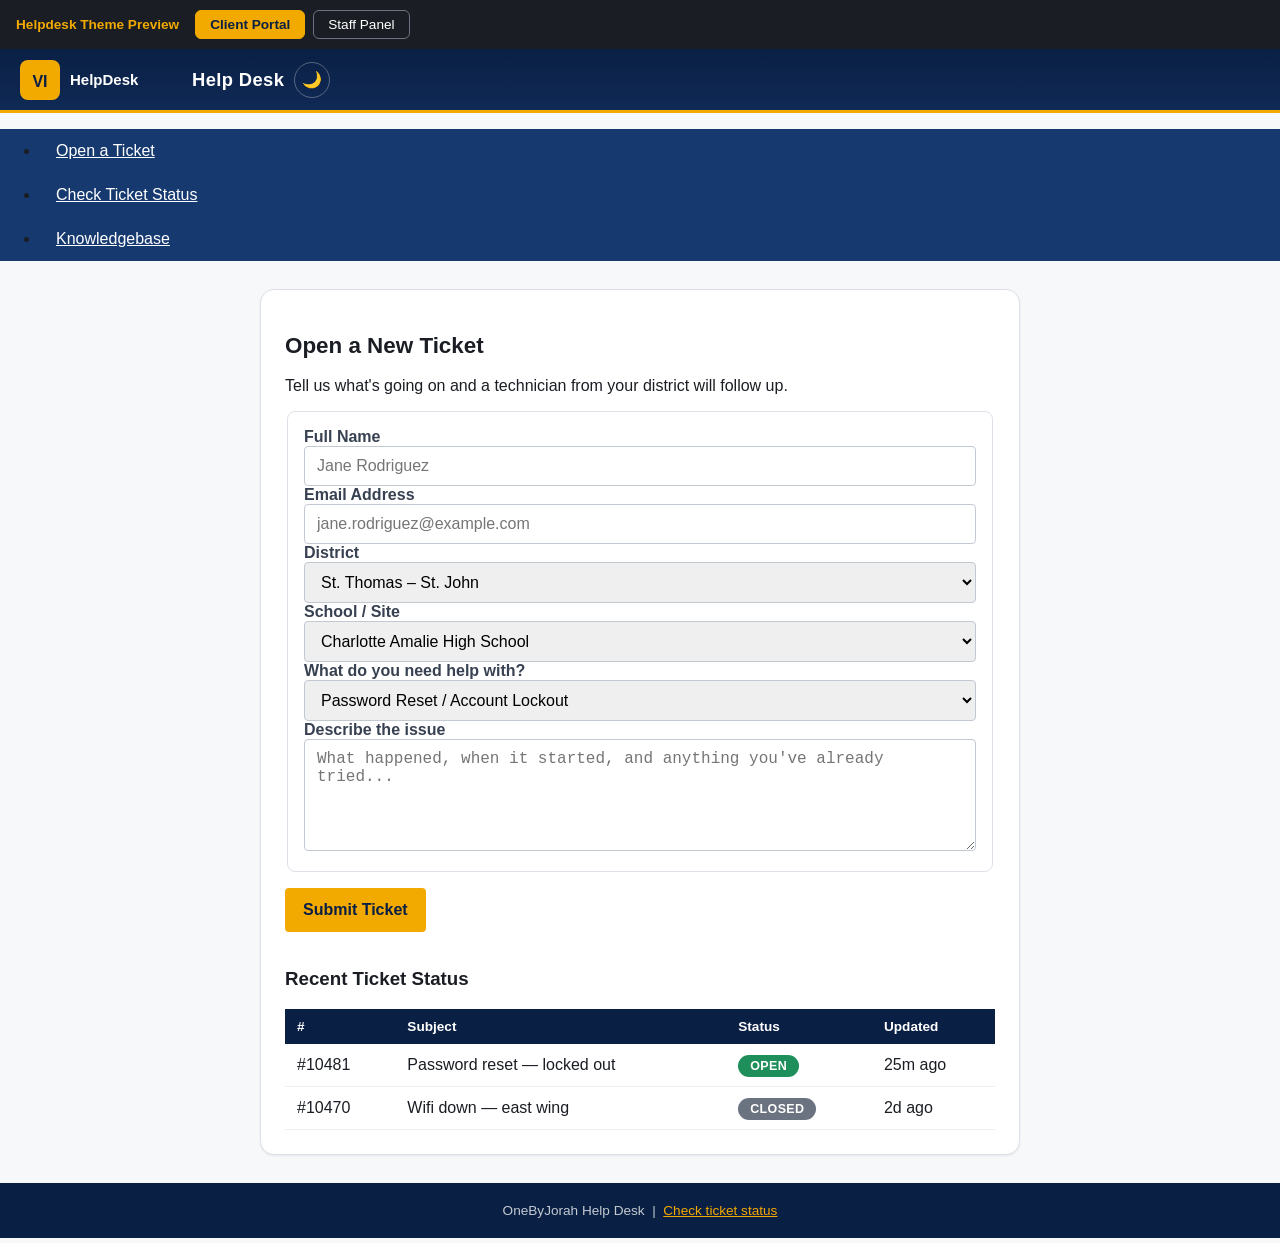
<file: preview/index.html>
<!DOCTYPE html>
<html lang="en">
<head>
<meta charset="UTF-8">
<meta name="viewport" content="width=device-width, initial-scale=1.0">
<title>Helpdesk Theme Preview</title>
<!-- These are the SAME files you deploy to css/helpdesk/ on the server.
     If you edit ../css/helpdesk-tokens.css etc, this preview updates too. -->
<link rel="stylesheet" href="../theme/css/helpdesk-tokens.css">
<link rel="stylesheet" href="../theme/css/helpdesk-client-portal.css">
<style>
  /* preview-only chrome, not part of the deployed theme */
  body { margin:0; }
  .preview-bar {
    background:#1a1d23; color:#fff; display:flex; align-items:center; gap:8px;
    padding:10px 16px; font-size:.85rem; position:sticky; top:0; z-index:999;
    font-family:-apple-system,BlinkMacSystemFont,"Segoe UI",Roboto,sans-serif;
  }
  .preview-bar b { color:#f2a900; margin-right:8px;}
  .preview-bar button {
    background:transparent; border:1px solid #6b7280; color:#fff; border-radius:6px;
    padding:6px 14px; cursor:pointer; font-size:.85rem;
  }
  .preview-bar button.active { background:#f2a900; color:#0a1f44; border-color:#f2a900; font-weight:700; }
  .view { display:none; }
  .view.active { display:block; }
  #staff-frame { width:100%; height:calc(100vh - 46px); border:none; display:none; }
  #staff-frame.active { display:block; }
</style>
</head>
<body>

<div class="preview-bar">
  <b>Helpdesk Theme Preview</b>
  <button id="btn-client" class="active" onclick="showView('client')">Client Portal</button>
  <button id="btn-staff" onclick="showView('staff')">Staff Panel</button>
</div>

<!-- ================= CLIENT PORTAL (uses real helpdesk-client-portal.css classes) ================= -->
<div id="client" class="view active">
  <div id="header" class="header">
    <img class="logo" src="../theme/assets/helpdesk-logo-placeholder.svg" alt="Helpdesk logo">
    <h1>Help Desk</h1>
  </div>
  <ul id="nav" class="nav">
    <li class="active"><a href="#">Open a Ticket</a></li>
    <li><a href="#">Check Ticket Status</a></li>
    <li><a href="#">Knowledgebase</a></li>
  </ul>

  <div class="container" style="max-width:760px;margin:28px auto;">
    <h2>Open a New Ticket</h2>
    <p>Tell us what's going on and a technician from your district will follow up.</p>

    <form onsubmit="return false;">
      <fieldset>
        <label>Full Name</label>
        <input type="text" placeholder="Jane Rodriguez">

        <label>Email Address</label>
        <input type="email" placeholder="jane.rodriguez@example.com">

        <label>District</label>
        <select>
          <option>St. Thomas – St. John</option>
          <option>St. Croix</option>
        </select>

        <label>School / Site</label>
        <select>
          <option>Charlotte Amalie High School</option>
          <option>Ivanna Eudora Kean High School</option>
          <option>St. Croix Educational Complex</option>
          <option>Other / Central Office</option>
        </select>

        <label>What do you need help with?</label>
        <select>
          <option>Password Reset / Account Lockout</option>
          <option>Computer / Device Not Working</option>
          <option>Network / Internet Down</option>
          <option>Phone Issue</option>
          <option>PowerSchool / Software Access</option>
          <option>Classroom Technology</option>
          <option>Other / General IT</option>
        </select>

        <label>Describe the issue</label>
        <textarea rows="5" placeholder="What happened, when it started, and anything you've already tried..."></textarea>
      </fieldset>

      <button class="btn orange" type="submit">Submit Ticket</button>
    </form>

    <h3 style="margin-top:36px;">Recent Ticket Status</h3>
    <table class="list">
      <thead><tr><th>#</th><th>Subject</th><th>Status</th><th>Updated</th></tr></thead>
      <tbody>
        <tr><td data-label="#">#10481</td><td data-label="Subject">Password reset — locked out</td><td data-label="Status"><span class="status open">Open</span></td><td data-label="Updated">25m ago</td></tr>
        <tr><td data-label="#">#10470</td><td data-label="Subject">Wifi down — east wing</td><td data-label="Status"><span class="status closed">Closed</span></td><td data-label="Updated">2d ago</td></tr>
      </tbody>
    </table>
  </div>

  <div id="footer" class="footer">
    OneByJorah Help Desk &nbsp;|&nbsp; <a href="#">Check ticket status</a>
  </div>
</div>

<!-- ================= STAFF PANEL (separate stylesheet, isolated in an iframe so
     helpdesk-staff-panel.css / helpdesk-client-portal.css never collide with each other,
     exactly like they never load on the same page in real osTicket) ================= -->
<iframe id="staff-frame" src="staff-preview.html"></iframe>

<script src="../theme/js/helpdesk-client-portal.js"></script>
<script>
function showView(v){
  document.getElementById('client').classList.toggle('active', v==='client');
  document.getElementById('staff-frame').classList.toggle('active', v==='staff');
  document.getElementById('btn-client').classList.toggle('active', v==='client');
  document.getElementById('btn-staff').classList.toggle('active', v==='staff');
}
</script>
</body>
</html>
</file>
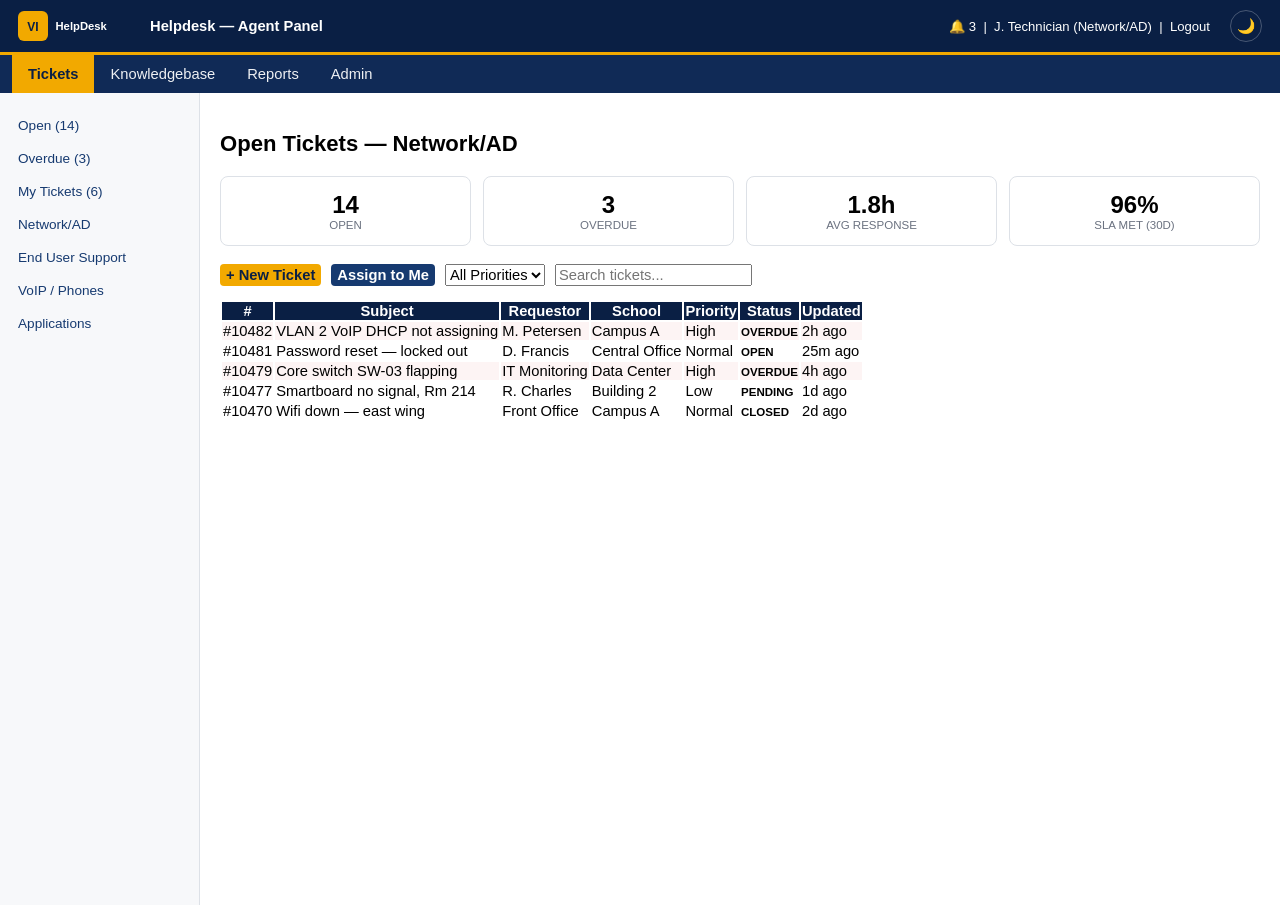
<file: preview/staff-preview.html>
<!DOCTYPE html>
<html lang="en">
<head>
<meta charset="UTF-8">
<meta name="viewport" content="width=device-width, initial-scale=1.0">
<title>Helpdesk — Staff Panel Preview</title>
<link rel="stylesheet" href="../theme/css/helpdesk-tokens.css">
<link rel="stylesheet" href="../theme/css/helpdesk-staff-panel.css">
<style>
  body { margin:0; font-family:-apple-system,BlinkMacSystemFont,"Segoe UI",Roboto,sans-serif; }
  #staff-header { display:flex; align-items:center; padding:0 18px; height:52px; gap:12px; }
  #staff-header img.logo { max-height:30px; }
  #staff-header .who { margin-left:auto; font-size:.82rem; }
  ul.tabs { display:flex; padding:0 12px; list-style:none; margin:0; }
  ul.tabs li a { padding:11px 16px; display:inline-block; text-decoration:none; }
  .layout { display:grid; grid-template-columns:200px 1fr; min-height:calc(100vh - 88px); }
  .sidebar { padding:16px 0; }
  .sidebar a { display:block; padding:9px 18px; text-decoration:none; font-size:.85rem; }
  .content { padding:20px; }
  .stats { display:grid; grid-template-columns:repeat(4,1fr); gap:12px; margin-bottom:18px; }
  .stat { background:#fff; border:1px solid #dde1e7; border-radius:8px; padding:14px; text-align:center; }
  .stat .n { font-size:1.5rem; font-weight:800; }
  .stat .l { font-size:.72rem; text-transform:uppercase; color:#6b7280; }
  .toolbar { display:flex; gap:10px; margin-bottom:14px; flex-wrap:wrap; }
  @media (max-width:800px){ .stats{grid-template-columns:repeat(2,1fr);} }
</style>
</head>
<body>

<div id="staff-header">
  <img class="logo" src="../theme/assets/helpdesk-logo-placeholder.svg" alt="Helpdesk logo">
  <strong>Helpdesk — Agent Panel</strong>
  <div class="who">🔔 3 &nbsp;|&nbsp; J. Technician (Network/AD) &nbsp;|&nbsp; Logout</div>
</div>

<ul id="nav" class="tabs">
  <li class="active"><a href="#">Tickets</a></li>
  <li><a href="#">Knowledgebase</a></li>
  <li><a href="#">Reports</a></li>
  <li><a href="#">Admin</a></li>
</ul>

<div class="layout">
  <div id="sidebar" class="sidebar">
    <a href="#" class="active">Open (14)</a>
    <a href="#">Overdue (3)</a>
    <a href="#">My Tickets (6)</a>
    <a href="#">Network/AD</a>
    <a href="#">End User Support</a>
    <a href="#">VoIP / Phones</a>
    <a href="#">Applications</a>
  </div>

  <div class="content">
    <h2>Open Tickets — Network/AD</h2>

    <div class="stats">
      <div class="stat"><div class="n">14</div><div class="l">Open</div></div>
      <div class="stat"><div class="n">3</div><div class="l">Overdue</div></div>
      <div class="stat"><div class="n">1.8h</div><div class="l">Avg Response</div></div>
      <div class="stat"><div class="n">96%</div><div class="l">SLA Met (30d)</div></div>
    </div>

    <div class="toolbar">
      <button class="btn orange">+ New Ticket</button>
      <button class="btn">Assign to Me</button>
      <select><option>All Priorities</option><option>High</option><option>Normal</option><option>Low</option></select>
      <input type="text" placeholder="Search tickets...">
    </div>

    <table class="list">
      <thead>
        <tr><th>#</th><th>Subject</th><th>Requestor</th><th>School</th><th>Priority</th><th>Status</th><th>Updated</th></tr>
      </thead>
      <tbody>
        <tr class="overdue">
          <td>#10482</td><td>VLAN 2 VoIP DHCP not assigning</td><td>M. Petersen</td><td>Campus A</td>
          <td>High</td><td><span class="Ticket-status label">Overdue</span></td><td>2h ago</td>
        </tr>
        <tr>
          <td>#10481</td><td>Password reset — locked out</td><td>D. Francis</td><td>Central Office</td>
          <td>Normal</td><td><span class="Ticket-status label">Open</span></td><td>25m ago</td>
        </tr>
        <tr class="overdue">
          <td>#10479</td><td>Core switch SW-03 flapping</td><td>IT Monitoring</td><td>Data Center</td>
          <td>High</td><td><span class="Ticket-status label">Overdue</span></td><td>4h ago</td>
        </tr>
        <tr>
          <td>#10477</td><td>Smartboard no signal, Rm 214</td><td>R. Charles</td><td>Building 2</td>
          <td>Low</td><td><span class="Ticket-status label">Pending</span></td><td>1d ago</td>
        </tr>
        <tr>
          <td>#10470</td><td>Wifi down — east wing</td><td>Front Office</td><td>Campus A</td>
          <td>Normal</td><td><span class="Ticket-status label">Closed</span></td><td>2d ago</td>
        </tr>
      </tbody>
    </table>
  </div>
</div>
<script src="../theme/js/helpdesk-staff-panel.js"></script>
</body>
</html>
</file>
<file: theme/css/helpdesk-tokens.css>
/* ============================================================
   Help Desk Theme — Design Tokens
   Shared CSS variables for the client portal + staff panel themes.
   Edit THIS file to update brand colors everywhere at once.
   ============================================================ */

:root {
  /* --- Help Desk Brand Palette (update to exact PMS/hex when you have
         the official brand sheet — these are placeholder-but-real
         navy/gold government-style values) --- */
  --helpdesk-navy-900:   #0a1f44;   /* primary header / nav */
  --helpdesk-navy-800:   #102a56;
  --helpdesk-navy-700:   #163a70;
  --helpdesk-navy-600:   #1e4c8f;
  --helpdesk-gold-500:   #f2a900;   /* primary accent */
  --helpdesk-gold-600:   #d69400;
  --helpdesk-gold-100:   #fdf1d6;
  --helpdesk-white:      #ffffff;
  --helpdesk-gray-50:    #f7f8fa;
  --helpdesk-gray-100:   #eef0f3;
  --helpdesk-gray-200:   #dde1e7;
  --helpdesk-gray-300:   #c3c9d1;
  --helpdesk-gray-500:   #6b7280;
  --helpdesk-gray-700:   #374151;
  --helpdesk-gray-900:   #1a1d23;

  /* --- Status colors (kept close to osTicket defaults so agents'
         muscle memory for open/overdue/closed still works) --- */
  --helpdesk-status-open:     #1e8e5a;
  --helpdesk-status-overdue:  #d64545;
  --helpdesk-status-pending:  #d69400;
  --helpdesk-status-closed:   #6b7280;

  /* --- Typography --- */
  --helpdesk-font-base: -apple-system, BlinkMacSystemFont, "Segoe UI", Roboto,
                     Helvetica, Arial, sans-serif;
  --helpdesk-font-mono: "JetBrains Mono", "SFMono-Regular", Consolas, monospace;

  /* --- Layout --- */
  --helpdesk-radius-sm: 4px;
  --helpdesk-radius-md: 8px;
  --helpdesk-radius-lg: 14px;
  --helpdesk-shadow-sm: 0 1px 2px rgba(10, 31, 68, 0.08);
  --helpdesk-shadow-md: 0 4px 14px rgba(10, 31, 68, 0.12);
  --helpdesk-shadow-lg: 0 10px 30px rgba(10, 31, 68, 0.18);
  --helpdesk-header-height: 64px;
  --helpdesk-header-height-mobile: 56px;

  /* --- Focus ring (accessibility) --- */
  --helpdesk-focus-ring: 0 0 0 3px rgba(242, 169, 0, 0.5);

  /* --- Spacing scale --- */
  --helpdesk-space-1: 4px;
  --helpdesk-space-2: 8px;
  --helpdesk-space-3: 12px;
  --helpdesk-space-4: 16px;
  --helpdesk-space-5: 24px;
  --helpdesk-space-6: 32px;

  /* --- Motion --- */
  --helpdesk-transition-fast: 120ms ease;
  --helpdesk-transition-base: 200ms ease;

  /* --- Touch target minimum (WCAG 2.5.5 / iOS HIG) --- */
  --helpdesk-touch-target: 44px;

  /* --- z-index scale --- */
  --helpdesk-z-nav: 900;
  --helpdesk-z-overlay: 950;
  --helpdesk-z-modal: 1000;
  --helpdesk-z-toast: 1100;
}

/* --- Dark mode overrides (staff panel opts in via [data-theme="dark"],
       client portal respects OS preference automatically) --- */
@media (prefers-color-scheme: dark) {
  :root {
    --helpdesk-gray-50:  #14181f;
    --helpdesk-gray-100: #1b202a;
    --helpdesk-gray-200: #293142;
    --helpdesk-gray-300: #3a4557;
    --helpdesk-white:    #1b202a;
    --helpdesk-gray-900: #eef0f3;
    --helpdesk-gray-700: #c3c9d1;
  }
}

[data-theme="dark"] {
  --helpdesk-gray-50:  #14181f;
  --helpdesk-gray-100: #1b202a;
  --helpdesk-gray-200: #293142;
  --helpdesk-gray-300: #3a4557;
  --helpdesk-white:    #1b202a;
  --helpdesk-gray-900: #eef0f3;
  --helpdesk-gray-700: #c3c9d1;
}

/* --- Respect reduced-motion preference --- */
@media (prefers-reduced-motion: reduce) {
  *, *::before, *::after {
    animation-duration: 0.01ms !important;
    animation-iteration-count: 1 !important;
    transition-duration: 0.01ms !important;
    scroll-behavior: auto !important;
  }
}
</file>
<file: theme/css/helpdesk-client-portal.css>
/* ============================================================
   Help Desk Theme — Client Portal Theme
   Target: osTicket 1.18.x client-facing portal (/support or similar)
   Load AFTER osTicket's own css/style.css and helpdesk-tokens.css.
   ============================================================ */

@import url("helpdesk-tokens.css");

* { box-sizing: border-box; }

html { scroll-behavior: smooth; }

body {
  font-family: var(--helpdesk-font-base) !important;
  background: var(--helpdesk-gray-50) !important;
  color: var(--helpdesk-gray-900);
  transition: background var(--helpdesk-transition-base), color var(--helpdesk-transition-base);
  -webkit-text-size-adjust: 100%;
}

/* Fluid type scale — scales smoothly between mobile and desktop
   instead of jumping at breakpoints */
h1, .site-title { font-size: clamp(1.1rem, 1rem + 1vw, 1.6rem); }
h2 { font-size: clamp(1.05rem, 0.95rem + 0.8vw, 1.4rem); }
body, input, textarea, select, button { font-size: clamp(0.92rem, 0.88rem + 0.2vw, 1rem); }

/* --- Skip-to-content link (accessibility, keyboard/screen-reader users) --- */
.helpdesk-skip-link {
  position: absolute;
  left: -9999px;
  top: 0;
  background: var(--helpdesk-gold-500);
  color: var(--helpdesk-navy-900);
  padding: 12px 20px;
  font-weight: 700;
  z-index: var(--helpdesk-z-toast);
  border-radius: 0 0 var(--helpdesk-radius-sm) 0;
}
.helpdesk-skip-link:focus {
  left: 0;
}

/* --- Safe-area support for notched phones (iPhone, etc.) --- */
#header, .header, #footer, .footer {
  padding-left: max(20px, env(safe-area-inset-left));
  padding-right: max(20px, env(safe-area-inset-right));
}
body {
  padding-bottom: env(safe-area-inset-bottom);
}

/* --- Dark mode toggle button (optional, wired up by helpdesk-client-portal.js) --- */
.helpdesk-theme-toggle {
  background: none;
  border: 1px solid rgba(255,255,255,0.3);
  color: var(--helpdesk-white);
  border-radius: 999px;
  width: 36px;
  height: 36px;
  display: inline-flex;
  align-items: center;
  justify-content: center;
  cursor: pointer;
  margin-left: 10px;
  font-size: 1rem;
  transition: background var(--helpdesk-transition-fast);
}
.helpdesk-theme-toggle:hover { background: rgba(255,255,255,0.12); }

/* --- Form validation states --- */
input:invalid:not(:placeholder-shown), textarea:invalid:not(:placeholder-shown) {
  border-color: var(--helpdesk-status-overdue) !important;
}
input:valid:not(:placeholder-shown):not([type="submit"]) {
  border-color: var(--helpdesk-status-open) !important;
}
.helpdesk-field-error {
  color: var(--helpdesk-status-overdue);
  font-size: .8rem;
  margin-top: 4px;
  display: block;
}
.helpdesk-field-hint {
  color: var(--helpdesk-gray-500);
  font-size: .78rem;
  margin-top: 4px;
  display: block;
}

/* --- Loading state (for AJAX ticket submission / status lookups) --- */
.helpdesk-loading {
  display: inline-flex;
  align-items: center;
  gap: 8px;
}
.helpdesk-spinner {
  width: 16px; height: 16px;
  border: 2px solid rgba(242,169,0,0.3);
  border-top-color: var(--helpdesk-gold-500);
  border-radius: 50%;
  animation: helpdesk-spin 0.7s linear infinite;
}
@keyframes helpdesk-spin { to { transform: rotate(360deg); } }

/* --- Toast / inline confirmation banner --- */
.helpdesk-toast {
  position: fixed;
  bottom: max(20px, env(safe-area-inset-bottom));
  left: 50%;
  transform: translateX(-50%);
  background: var(--helpdesk-navy-900);
  color: #fff;
  padding: 12px 20px;
  border-radius: var(--helpdesk-radius-md);
  box-shadow: var(--helpdesk-shadow-lg);
  z-index: var(--helpdesk-z-toast);
  font-size: .88rem;
  border-left: 4px solid var(--helpdesk-status-open);
}

a { color: var(--helpdesk-navy-700); }
a:hover { color: var(--helpdesk-gold-600); }

/* ---------- Header / masthead ---------- */
#header,
.header,
div#pageHeader {
  background: linear-gradient(180deg, var(--helpdesk-navy-900), var(--helpdesk-navy-800)) !important;
  border-bottom: 3px solid var(--helpdesk-gold-500);
  min-height: var(--helpdesk-header-height);
  display: flex;
  align-items: center;
  padding: 0 20px;
}

#header h1, #header .site-title, .logo-title {
  color: var(--helpdesk-white) !important;
  font-weight: 700;
  font-size: 1.15rem;
  letter-spacing: .02em;
}

#header img.logo,
img#logo {
  max-height: 40px;
  width: auto;
  margin-right: 12px;
}

/* ---------- Primary nav ---------- */
#nav, ul.nav, .navbar {
  background: var(--helpdesk-navy-700) !important;
}

#nav ul li a, .navbar a, #nav a {
  color: var(--helpdesk-white) !important;
  font-weight: 500;
  padding: 12px 16px !important;
  min-height: var(--helpdesk-touch-target);
  display: inline-flex !important;
  align-items: center;
  transition: background .15s ease;
}

#nav ul li a:hover, .navbar a:hover {
  background: var(--helpdesk-navy-600) !important;
  color: var(--helpdesk-gold-100) !important;
}

#nav ul li.active a, .navbar .active a {
  background: var(--helpdesk-gold-500) !important;
  color: var(--helpdesk-navy-900) !important;
  font-weight: 700;
}

/* Mobile hamburger nav (injected by helpdesk-client-portal.js) */
.helpdesk-nav-toggle {
  display: none;
  background: none;
  border: none;
  color: var(--helpdesk-white);
  font-size: 1.6rem;
  cursor: pointer;
  padding: 8px 12px;
}

/* ---------- Buttons ---------- */
.btn, input[type="submit"], button.btn, a.btn {
  background: var(--helpdesk-navy-700) !important;
  color: var(--helpdesk-white) !important;
  border: none !important;
  border-radius: var(--helpdesk-radius-sm) !important;
  padding: 10px 18px !important;
  min-height: var(--helpdesk-touch-target);
  font-weight: 600 !important;
  cursor: pointer;
  transition: background .15s ease, transform .05s ease;
}
.btn:hover, input[type="submit"]:hover { background: var(--helpdesk-navy-600) !important; }
.btn:active { transform: translateY(1px); }

.btn.orange, .btn.primary, button[type="submit"].orange, .btn-primary {
  background: var(--helpdesk-gold-500) !important;
  color: var(--helpdesk-navy-900) !important;
}
.btn.orange:hover, .btn.primary:hover, .btn-primary:hover {
  background: var(--helpdesk-gold-600) !important;
}

/* ---------- Cards / panels ---------- */
.panel, .container, #content .well, .box, .ticket-panel {
  background: var(--helpdesk-white);
  border: 1px solid var(--helpdesk-gray-200);
  border-radius: var(--helpdesk-radius-lg);
  box-shadow: var(--helpdesk-shadow-sm);
  padding: 24px;
}

/* ---------- Forms ---------- */
input[type="text"], input[type="email"], input[type="password"],
input[type="tel"], textarea, select {
  border: 1px solid var(--helpdesk-gray-300) !important;
  border-radius: var(--helpdesk-radius-sm) !important;
  padding: 10px 12px !important;
  font-size: 1rem !important;
  width: 100%;
  transition: border-color .15s ease, box-shadow .15s ease;
}

input:focus, textarea:focus, select:focus, .btn:focus, a:focus {
  outline: none !important;
  border-color: var(--helpdesk-gold-500) !important;
  box-shadow: var(--helpdesk-focus-ring) !important;
}

label { font-weight: 600; color: var(--helpdesk-gray-700); }

fieldset {
  border: 1px solid var(--helpdesk-gray-200);
  border-radius: var(--helpdesk-radius-md);
  padding: 16px;
  margin-bottom: 16px;
}

/* ---------- Ticket status badges ---------- */
.status, .label, .badge {
  border-radius: 999px !important;
  padding: 4px 12px !important;
  font-size: .78rem !important;
  font-weight: 700 !important;
  text-transform: uppercase;
  letter-spacing: .03em;
}
.status.open, .label-success   { background: var(--helpdesk-status-open) !important;    color: #fff !important; }
.status.overdue, .label-danger { background: var(--helpdesk-status-overdue) !important; color: #fff !important; }
.status.pending, .label-warning{ background: var(--helpdesk-status-pending) !important; color: #fff !important; }
.status.closed, .label-default { background: var(--helpdesk-status-closed) !important;  color: #fff !important; }

/* ---------- Tables (ticket status / thread lists) ---------- */
table.list, table.grid { width: 100%; border-collapse: collapse; }
table.list th, table.grid th {
  background: var(--helpdesk-navy-900);
  color: var(--helpdesk-white);
  text-align: left;
  padding: 10px 12px;
  font-size: .85rem;
}
table.list td, table.grid td {
  padding: 12px;
  border-bottom: 1px solid var(--helpdesk-gray-100);
}
table.list tr:hover td { background: var(--helpdesk-gray-50); }

/* ---------- Footer ---------- */
#footer, .footer {
  background: var(--helpdesk-navy-900) !important;
  color: var(--helpdesk-gray-300) !important;
  text-align: center;
  padding: 20px;
  font-size: .85rem;
}
#footer a, .footer a { color: var(--helpdesk-gold-500) !important; }

/* ---------- FAQ / Knowledge base ---------- */
.faq-category, .kb-category {
  border-left: 4px solid var(--helpdesk-gold-500);
  padding-left: 16px;
  margin-bottom: 20px;
}

/* ============================================================
   MOBILE RESPONSIVE
   ============================================================ */
@media (max-width: 900px) {
  #header, .header { height: var(--helpdesk-header-height-mobile); min-height: var(--helpdesk-header-height-mobile); }

  .helpdesk-nav-toggle { display: inline-block; margin-left: auto; }

  #nav, ul.nav, .navbar {
    display: none;
    flex-direction: column;
    position: absolute;
    top: var(--helpdesk-header-height-mobile);
    left: 0;
    right: 0;
    z-index: 999;
    box-shadow: var(--helpdesk-shadow-lg);
  }
  #nav.helpdesk-nav-open, ul.nav.helpdesk-nav-open, .navbar.helpdesk-nav-open {
    display: flex;
  }
  #nav ul, .navbar ul { flex-direction: column; width: 100%; }
  #nav ul li, .navbar li { width: 100%; }
  #nav ul li a, .navbar a { display: block; width: 100%; padding: 14px 20px !important; }

  .panel, .container, .box { padding: 16px; border-radius: var(--helpdesk-radius-md); margin: 0 8px 16px; }

  /* Turn wide ticket tables into stacked cards on small screens */
  table.list, table.grid { border: 0; }
  table.list thead, table.grid thead { display: none; }
  table.list tr, table.grid tr {
    display: block;
    margin-bottom: 12px;
    border: 1px solid var(--helpdesk-gray-200);
    border-radius: var(--helpdesk-radius-md);
    overflow: hidden;
  }
  table.list td, table.grid td {
    display: flex;
    justify-content: space-between;
    align-items: center;
    text-align: right;
    padding: 10px 14px;
    border-bottom: 1px solid var(--helpdesk-gray-100);
  }
  table.list td::before, table.grid td::before {
    content: attr(data-label);
    font-weight: 700;
    color: var(--helpdesk-gray-700);
    text-align: left;
    margin-right: 12px;
  }

  .btn, input[type="submit"] { width: 100%; }

  input, textarea, select {
    min-height: var(--helpdesk-touch-target);
  }
}

@media (max-width: 480px) {
  #header h1, .site-title { font-size: 1rem; }
  .panel, .container, .box { padding: 14px; }
}

/* --- Landscape phones: reclaim vertical space --- */
@media (max-width: 900px) and (orientation: landscape) {
  #header, .header { min-height: 48px; }
}

/* ---------- Print (ticket printouts) ---------- */
@media print {
  #header, #nav, #footer, .helpdesk-nav-toggle { display: none !important; }
  .panel, .container { box-shadow: none; border: none; }
}
</file>
<file: theme/css/helpdesk-staff-panel.css>
/* ============================================================
   Help Desk Theme — Staff/Agent Panel Theme
   Target: osTicket 1.18.x staff control panel (/scp)

   IMPORTANT: osTicket's SCP layout is JS-dependent (drag-resize
   panels, AJAX ticket threads, keyboard shortcuts). This file is
   intentionally a *visual* restyle only — colors, spacing, type,
   and safe mobile breakpoints — and does not touch layout classes
   that osTicket's JS measures/manipulates (e.g. #content, .flex-box
   width/height calculations). Load AFTER scp/css/scp.css.
   ============================================================ */

@import url("helpdesk-tokens.css");

body {
  font-family: var(--helpdesk-font-base) !important;
  transition: background var(--helpdesk-transition-base), color var(--helpdesk-transition-base);
}

/* Fluid type — same approach as client portal */
body, input, textarea, select, button { font-size: clamp(0.85rem, 0.82rem + 0.15vw, 0.92rem); }

#staff-header, #header, .staff-header {
  padding-left: max(16px, env(safe-area-inset-left));
  padding-right: max(16px, env(safe-area-inset-right));
}

/* --- Dark mode toggle (agents doing overnight NOC shifts will want this) --- */
.helpdesk-theme-toggle {
  background: none;
  border: 1px solid rgba(255,255,255,0.25);
  color: #fff;
  border-radius: 999px;
  width: 32px; height: 32px;
  display: inline-flex; align-items: center; justify-content: center;
  cursor: pointer;
  margin-left: 8px;
}
.helpdesk-theme-toggle:hover { background: rgba(255,255,255,0.1); }

/* --- Mobile sidebar hamburger toggle --- */
.helpdesk-sidebar-toggle {
  display: none;
  background: none;
  border: none;
  color: #fff;
  font-size: 1.4rem;
  cursor: pointer;
  padding: 8px 10px;
  min-width: var(--helpdesk-touch-target);
  min-height: var(--helpdesk-touch-target);
}

/* ---------- Top bar ---------- */
#staff-header, #header, .staff-header {
  background: var(--helpdesk-navy-900) !important;
  border-bottom: 3px solid var(--helpdesk-gold-500);
  color: var(--helpdesk-white) !important;
}
#staff-header a, .staff-header a { color: var(--helpdesk-white) !important; }
#staff-header .logo, img.logo { max-height: 36px; }

/* ---------- Top-level nav tabs (Tickets / Knowledgebase / etc) ---------- */
#nav.tabs, ul.tabs {
  background: var(--helpdesk-navy-800) !important;
}
#nav.tabs li a, ul.tabs li a {
  color: var(--helpdesk-gray-100) !important;
  font-weight: 500;
}
#nav.tabs li.active a, ul.tabs li.active a,
#nav.tabs li a:hover, ul.tabs li a:hover {
  background: var(--helpdesk-gold-500) !important;
  color: var(--helpdesk-navy-900) !important;
  font-weight: 700 !important;
}

/* ---------- Sub-nav / sidebar ---------- */
#sidebar, .sidebar, ul.sub-nav {
  background: var(--helpdesk-gray-50) !important;
  border-right: 1px solid var(--helpdesk-gray-200);
}
.sidebar a, ul.sub-nav a { color: var(--helpdesk-navy-700) !important; }
.sidebar a:hover, ul.sub-nav a:hover { color: var(--helpdesk-gold-600) !important; }
.sidebar li.active a, ul.sub-nav li.active a {
  border-left: 3px solid var(--helpdesk-gold-500);
  background: var(--helpdesk-gold-100) !important;
  font-weight: 700;
}

/* ---------- Buttons ---------- */
.btn, input[type="submit"], button.btn {
  background: var(--helpdesk-navy-700) !important;
  color: #fff !important;
  border: none !important;
  border-radius: var(--helpdesk-radius-sm) !important;
  font-weight: 600 !important;
}
.btn:hover, input[type="submit"]:hover { background: var(--helpdesk-navy-600) !important; }
.btn.green, .btn.blue, .btn.orange { background: var(--helpdesk-gold-500) !important; color: var(--helpdesk-navy-900) !important; }
.btn.red { background: var(--helpdesk-status-overdue) !important; color: #fff !important; }

/* ---------- Ticket queue table ---------- */
table.list th {
  background: var(--helpdesk-navy-900) !important;
  color: #fff !important;
  font-weight: 600;
}
table.list tr:hover td { background: var(--helpdesk-gray-50) !important; }
tr.overdue td, .Row.overdue td   { background: rgba(214, 69, 69, 0.06) !important; }
tr.answered td                    { background: rgba(30, 142, 90, 0.06) !important; }

/* ---------- Status pills ---------- */
.Ticket-status, .label {
  border-radius: 999px !important;
  font-weight: 700 !important;
  text-transform: uppercase;
  font-size: .72rem !important;
}

/* ---------- Ticket thread panel ---------- */
.thread-entry, .thread-message {
  border-radius: var(--helpdesk-radius-md);
  border: 1px solid var(--helpdesk-gray-200) !important;
}
.thread-entry .header, .thread-message .header {
  background: var(--helpdesk-gray-50) !important;
}
.thread-entry.staff-entry .header, .staff-entry .header {
  border-left: 3px solid var(--helpdesk-gold-500);
}
.thread-entry.message .header, .thread-entry.client .header {
  border-left: 3px solid var(--helpdesk-navy-600);
}

/* ---------- Focus visibility (accessibility) ---------- */
a:focus, .btn:focus, input:focus, textarea:focus, select:focus {
  outline: none !important;
  box-shadow: var(--helpdesk-focus-ring) !important;
}

/* ============================================================
   MOBILE / TABLET — safe, additive tweaks only
   (osTicket SCP is not designed for phones; this makes it usable
   on a tablet or in a pinch on a phone, not a full redesign.)
   ============================================================ */
@media (max-width: 1024px) {
  #sidebar, .sidebar { width: 200px !important; }
}

@media (max-width: 768px) {
  .helpdesk-sidebar-toggle { display: inline-flex; align-items: center; justify-content: center; }

  #sidebar, .sidebar {
    position: fixed;
    top: 0; bottom: 0; left: 0;
    width: 260px !important;
    max-width: 80vw;
    transform: translateX(-100%);
    transition: transform var(--helpdesk-transition-base);
    z-index: var(--helpdesk-z-overlay);
    box-shadow: var(--helpdesk-shadow-lg);
    overflow-y: auto;
    padding-bottom: env(safe-area-inset-bottom);
  }
  #sidebar.helpdesk-sidebar-open, .sidebar.helpdesk-sidebar-open {
    transform: translateX(0);
  }
  .helpdesk-sidebar-backdrop {
    display: none;
    position: fixed; inset: 0;
    background: rgba(10,31,68,0.4);
    z-index: var(--helpdesk-z-nav);
  }
  .helpdesk-sidebar-backdrop.helpdesk-sidebar-open { display: block; }

  .sidebar a, ul.sub-nav a {
    min-height: var(--helpdesk-touch-target);
    display: flex !important;
    align-items: center;
  }

  table.list th:nth-child(n+5),
  table.list td:nth-child(n+5) {
    display: none; /* hide lower-priority columns, keep subject/status/priority/date */
  }
  .btn, input[type="submit"] {
    padding: 10px 14px !important;
    min-height: var(--helpdesk-touch-target);
  }
}

@media (max-width: 480px) {
  table.list th:nth-child(n+4),
  table.list td:nth-child(n+4) { display: none; } /* even tighter: subject + status only */
}

@media print {
  #staff-header, #nav.tabs, .sidebar { display: none !important; }
}
</file>
